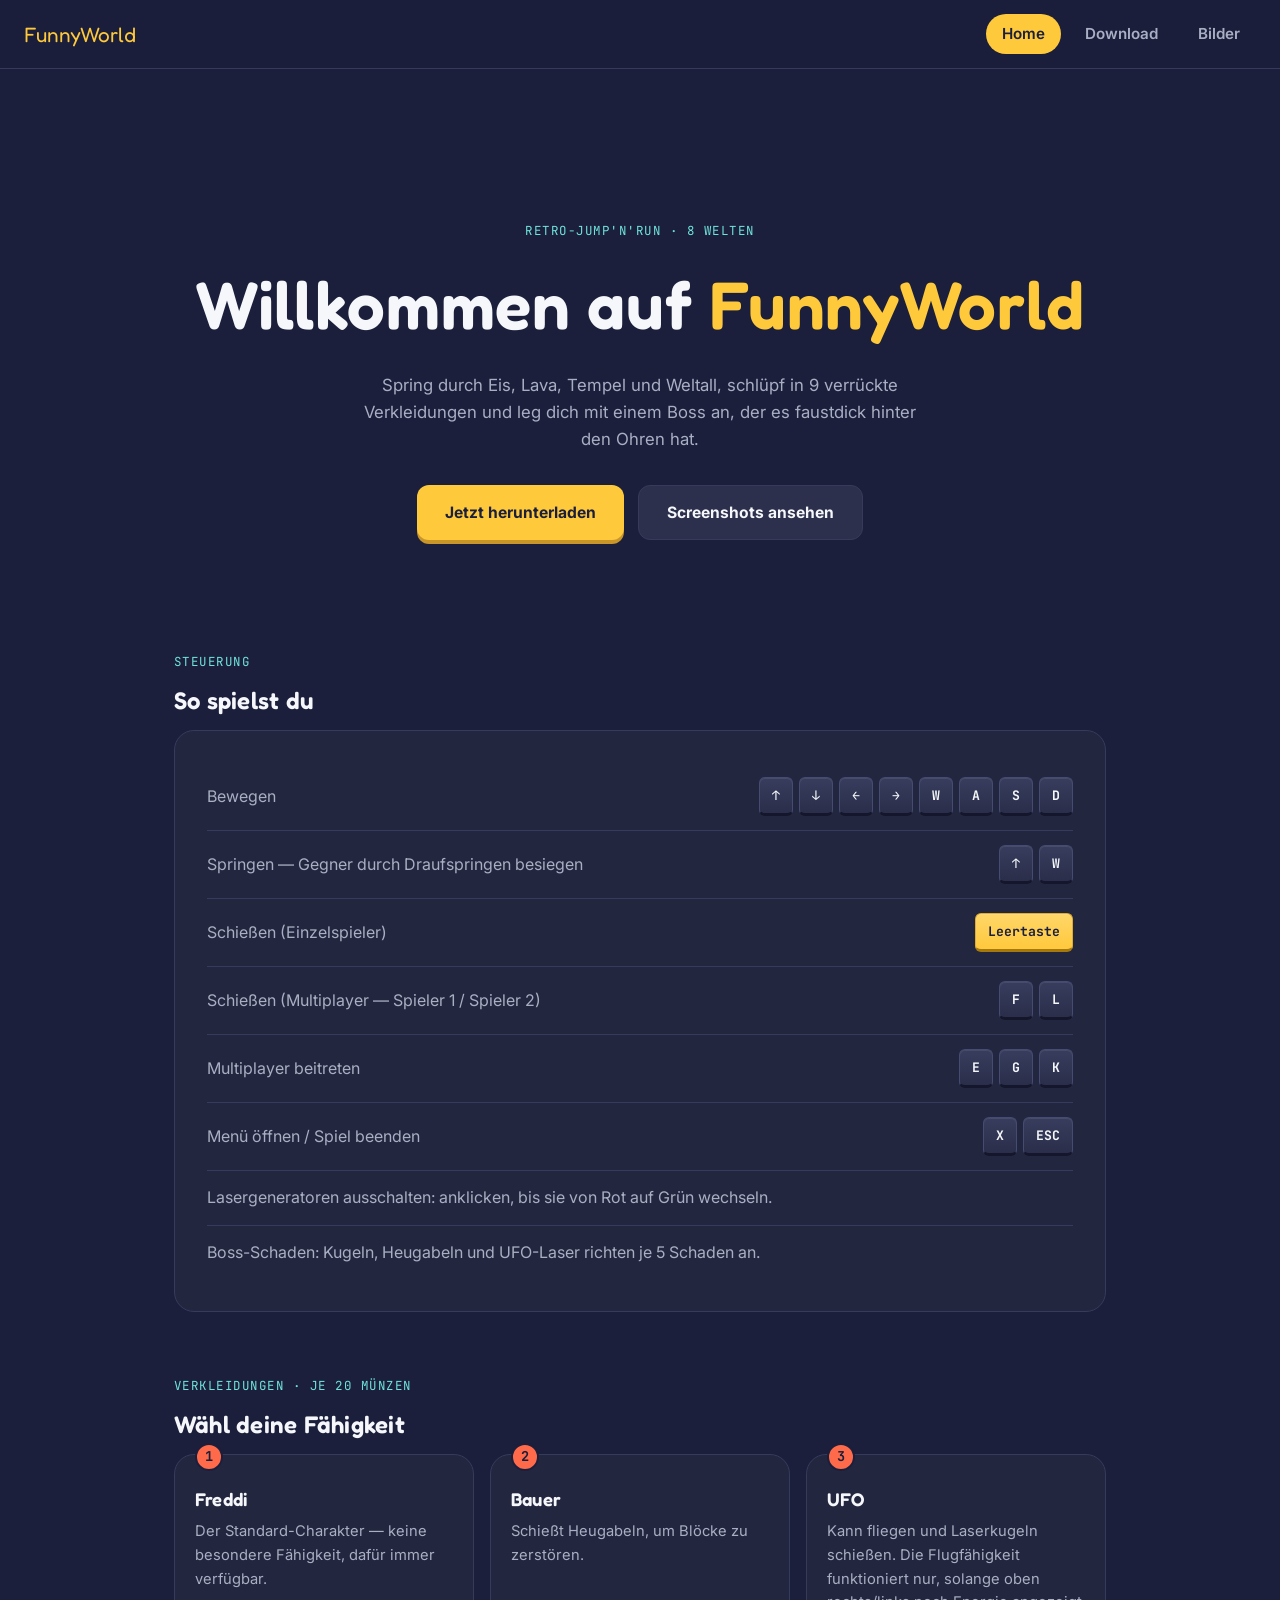
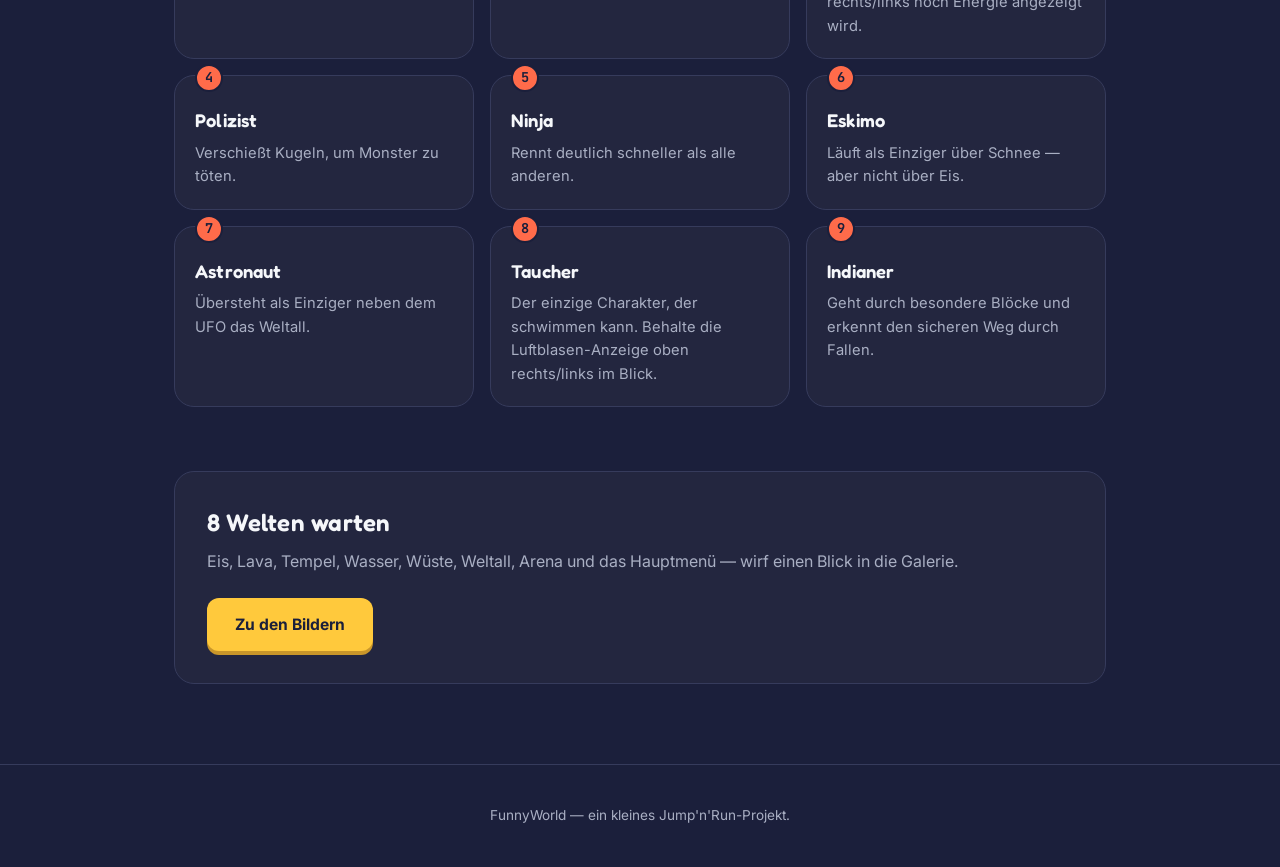
<file: index.html>
<!DOCTYPE html>
<html lang="de">
<head>
    <meta charset="UTF-8">
    <meta name="viewport" content="width=device-width, initial-scale=1.0">
    <title>FunnyWorld — Retro-Jump'n'Run</title>
    <meta name="description" content="FunnyWorld: ein Retro-Plattformer mit 9 Verkleidungen, 8 Welten und einem fiesen Boss. Kostenlos zum Download.">
    <link rel="preconnect" href="https://fonts.googleapis.com">
    <link rel="preconnect" href="https://fonts.gstatic.com" crossorigin>
    <link href="https://fonts.googleapis.com/css2?family=Fredoka:wght@500;600&family=Inter:wght@400;600;700&family=JetBrains+Mono:wght@700&display=swap" rel="stylesheet">
    <link rel="stylesheet" href="styles.css">
</head>
<body>

    <nav>
        <a class="nav-logo" href="index.html">FunnyWorld</a>
        <div class="nav-links">
            <a class="nav-link active" href="index.html">Home</a>
            <a class="nav-link" href="download.html">Download</a>
            <a class="nav-link" href="bilder.html">Bilder</a>
        </div>
    </nav>

    <div class="page">

        <section class="hero">
            <span class="eyebrow">Retro-Jump'n'Run · 8 Welten</span>
            <h1>Willkommen auf <span>FunnyWorld</span></h1>
            <p class="tagline">Spring durch Eis, Lava, Tempel und Weltall, schlüpf in 9 verrückte Verkleidungen und leg dich mit einem Boss an, der es faustdick hinter den Ohren hat.</p>
            <div class="hero-actions">
                <a class="btn btn-primary" href="download.html">Jetzt herunterladen</a>
                <a class="btn btn-secondary" href="bilder.html">Screenshots ansehen</a>
            </div>
        </section>

        <section>
            <span class="eyebrow">Steuerung</span>
            <h2>So spielst du</h2>
            <div class="keys-panel">
                <div class="key-row">
                    <p>Bewegen</p>
                    <div class="keycap-group">
                        <span class="keycap">↑</span><span class="keycap">↓</span><span class="keycap">←</span><span class="keycap">→</span>
                        <span class="keycap">W</span><span class="keycap">A</span><span class="keycap">S</span><span class="keycap">D</span>
                    </div>
                </div>
                <div class="key-row">
                    <p>Springen — Gegner durch Draufspringen besiegen</p>
                    <div class="keycap-group"><span class="keycap">↑</span><span class="keycap">W</span></div>
                </div>
                <div class="key-row">
                    <p>Schießen (Einzelspieler)</p>
                    <div class="keycap-group"><span class="keycap keycap-accent">Leertaste</span></div>
                </div>
                <div class="key-row">
                    <p>Schießen (Multiplayer — Spieler 1 / Spieler 2)</p>
                    <div class="keycap-group"><span class="keycap">F</span><span class="keycap">L</span></div>
                </div>
                <div class="key-row">
                    <p>Multiplayer beitreten</p>
                    <div class="keycap-group"><span class="keycap">E</span><span class="keycap">G</span><span class="keycap">K</span></div>
                </div>
                <div class="key-row">
                    <p>Menü öffnen / Spiel beenden</p>
                    <div class="keycap-group"><span class="keycap">X</span><span class="keycap">ESC</span></div>
                </div>
                <div class="key-row">
                    <p>Lasergeneratoren ausschalten: anklicken, bis sie von Rot auf Grün wechseln.</p>
                </div>
                <div class="key-row">
                    <p>Boss-Schaden: Kugeln, Heugabeln und UFO-Laser richten je 5 Schaden an.</p>
                </div>
            </div>
        </section>

        <section>
            <span class="eyebrow">Verkleidungen · je 20 Münzen</span>
            <h2>Wähl deine Fähigkeit</h2>
            <div class="char-grid">

                <div class="char-card">
                    <span class="char-number">1</span>
                    <h3>Freddi</h3>
                    <p>Der Standard-Charakter — keine besondere Fähigkeit, dafür immer verfügbar.</p>
                </div>

                <div class="char-card">
                    <span class="char-number">2</span>
                    <h3>Bauer</h3>
                    <p>Schießt Heugabeln, um Blöcke zu zerstören.</p>
                </div>

                <div class="char-card">
                    <span class="char-number">3</span>
                    <h3>UFO</h3>
                    <p>Kann fliegen und Laserkugeln schießen. Die Flugfähigkeit funktioniert nur, solange oben rechts/links noch Energie angezeigt wird.</p>
                </div>

                <div class="char-card">
                    <span class="char-number">4</span>
                    <h3>Polizist</h3>
                    <p>Verschießt Kugeln, um Monster zu töten.</p>
                </div>

                <div class="char-card">
                    <span class="char-number">5</span>
                    <h3>Ninja</h3>
                    <p>Rennt deutlich schneller als alle anderen.</p>
                </div>

                <div class="char-card">
                    <span class="char-number">6</span>
                    <h3>Eskimo</h3>
                    <p>Läuft als Einziger über Schnee — aber nicht über Eis.</p>
                </div>

                <div class="char-card">
                    <span class="char-number">7</span>
                    <h3>Astronaut</h3>
                    <p>Übersteht als Einziger neben dem UFO das Weltall.</p>
                </div>

                <div class="char-card">
                    <span class="char-number">8</span>
                    <h3>Taucher</h3>
                    <p>Der einzige Charakter, der schwimmen kann. Behalte die Luftblasen-Anzeige oben rechts/links im Blick.</p>
                </div>

                <div class="char-card">
                    <span class="char-number">9</span>
                    <h3>Indianer</h3>
                    <p>Geht durch besondere Blöcke und erkennt den sicheren Weg durch Fallen.</p>
                </div>

            </div>
        </section>

        <section>
            <div class="worlds-teaser">
                <div>
                    <h2>8 Welten warten</h2>
                    <p>Eis, Lava, Tempel, Wasser, Wüste, Weltall, Arena und das Hauptmenü — wirf einen Blick in die Galerie.</p>
                </div>
                <a class="btn btn-primary" href="bilder.html">Zu den Bildern</a>
            </div>
        </section>

    </div>

    <footer>
        FunnyWorld — ein kleines Jump'n'Run-Projekt.
    </footer>

</body>
</html>
</file>
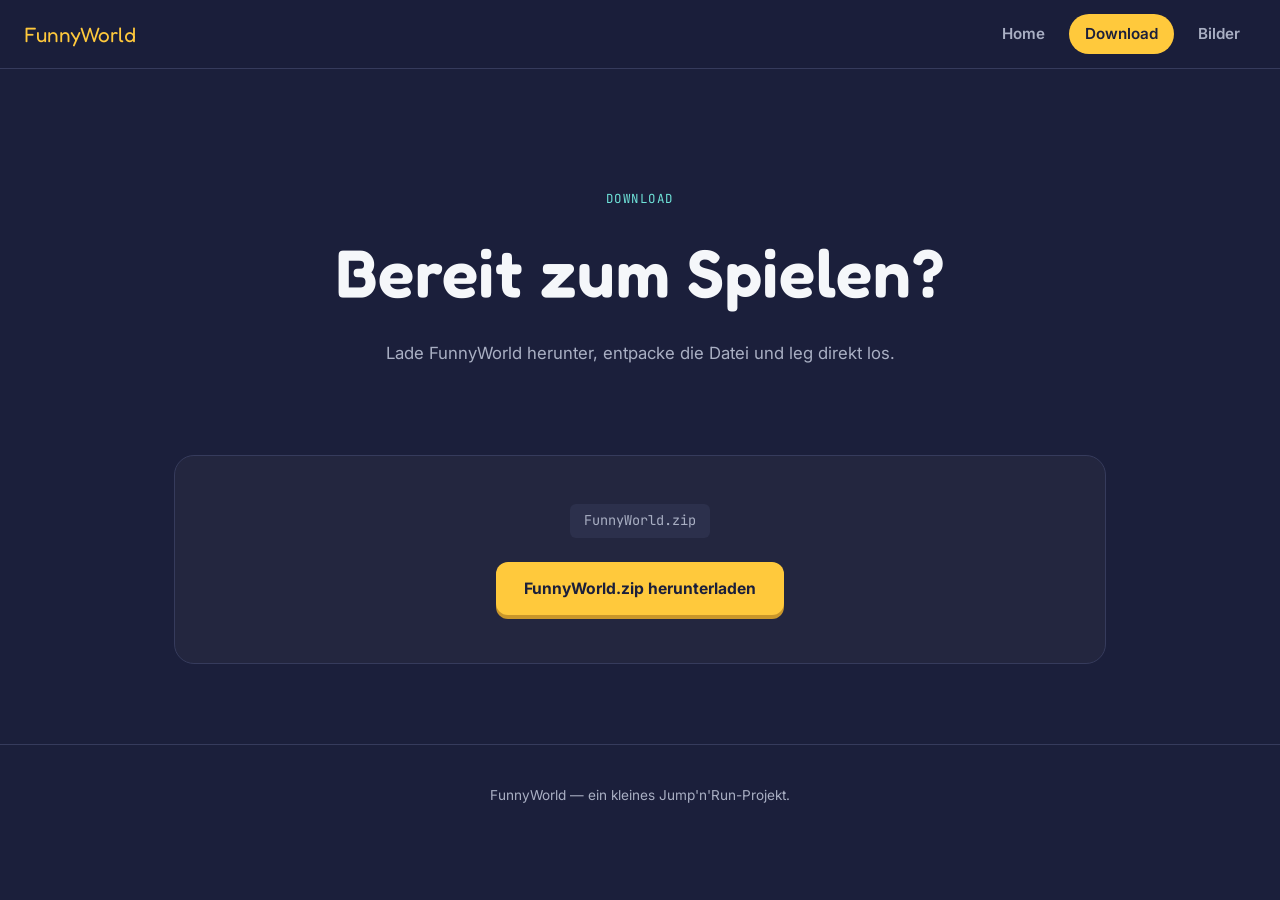
<file: download.html>
<!DOCTYPE html>
<html lang="de">
<head>
    <meta charset="UTF-8">
    <meta name="viewport" content="width=device-width, initial-scale=1.0">
    <title>FunnyWorld — Download</title>
    <link rel="preconnect" href="https://fonts.googleapis.com">
    <link rel="preconnect" href="https://fonts.gstatic.com" crossorigin>
    <link href="https://fonts.googleapis.com/css2?family=Fredoka:wght@500;600&family=Inter:wght@400;600;700&family=JetBrains+Mono:wght@700&display=swap" rel="stylesheet">
    <link rel="stylesheet" href="styles.css">
</head>
<body>

    <nav>
        <a class="nav-logo" href="index.html">FunnyWorld</a>
        <div class="nav-links">
            <a class="nav-link" href="index.html">Home</a>
            <a class="nav-link active" href="download.html">Download</a>
            <a class="nav-link" href="bilder.html">Bilder</a>
        </div>
    </nav>

    <div class="page">

        <section class="hero" style="padding-top: 56px;">
            <span class="eyebrow">Download</span>
            <h1>Bereit zum Spielen?</h1>
            <p class="tagline">Lade FunnyWorld herunter, entpacke die Datei und leg direkt los.</p>
        </section>

        <section style="margin-top: 8px;">
            <div class="download-card">
                <span class="file-chip">FunnyWorld.zip</span>
                <div>
                    <a class="btn btn-primary" href="Dateien/FunnyWorld.zip" download="FunnyWorld.zip">FunnyWorld.zip herunterladen</a>
                </div>
            </div>
        </section>

    </div>

    <footer>
        FunnyWorld — ein kleines Jump'n'Run-Projekt.
    </footer>

</body>
</html>
</file>
<file: styles.css>
/* =========================================================
   FunnyWorld — Design Tokens
   ========================================================= */
:root {
  --bg:          #1B1F3B; /* Deep Space Navy */
  --bg-alt:      #23263F; /* Charcoal panel */
  --bg-alt-2:    #2C304C; /* lighter panel / hover */
  --line:        #363B5C;

  --text:        #F5F7FA; /* Cloud White */
  --text-dim:    #A9AFC3;

  --yellow:      #FFC93C; /* Funny Yellow — primary accent */
  --coral:       #FF6B4A; /* Lava Coral — secondary accent */
  --cyan:        #6FE3D9; /* Ice Cyan — tertiary accent */

  --radius-lg:   20px;
  --radius-md:   12px;
  --radius-sm:   6px;

  --font-display: "Fredoka", sans-serif;
  --font-body:    "Inter", sans-serif;
  --font-mono:    "JetBrains Mono", monospace;
}

* { box-sizing: border-box; }

html { scroll-behavior: smooth; }

body {
  margin: 0;
  padding: 0;
  background: var(--bg);
  color: var(--text);
  font-family: var(--font-body);
  line-height: 1.6;
  overscroll-behavior: none;
}

img { max-width: 100%; display: block; }

a { color: inherit; }

h1, h2, h3 {
  font-family: var(--font-display);
  font-weight: 600;
  margin: 0 0 0.4em;
  letter-spacing: 0.01em;
}

/* Respect reduced motion preferences */
@media (prefers-reduced-motion: reduce) {
  html { scroll-behavior: auto; }
  * { animation-duration: 0.01ms !important; transition-duration: 0.01ms !important; }
}

/* =========================================================
   Navigation — "game menu bar"
   ========================================================= */
nav {
  position: sticky;
  top: 0;
  z-index: 500;
  display: flex;
  align-items: center;
  justify-content: space-between;
  gap: 16px;
  padding: 14px 24px;
  background: rgba(27, 31, 59, 0.9);
  backdrop-filter: blur(8px);
  border-bottom: 1px solid var(--line);
}

.nav-logo {
  font-family: var(--font-display);
  font-size: 1.3rem;
  color: var(--yellow);
  text-decoration: none;
  white-space: nowrap;
}

.nav-links {
  display: flex;
  gap: 8px;
  flex-wrap: wrap;
}

nav a.nav-link {
  text-decoration: none;
  color: var(--text-dim);
  font-weight: 600;
  font-size: 0.95rem;
  padding: 8px 16px;
  border-radius: 999px;
  transition: background 0.15s ease, color 0.15s ease;
}

nav a.nav-link:hover,
nav a.nav-link:focus-visible {
  background: var(--bg-alt-2);
  color: var(--text);
}

nav a.nav-link.active {
  background: var(--yellow);
  color: var(--bg);
}

a:focus-visible,
button:focus-visible {
  outline: 2px solid var(--cyan);
  outline-offset: 2px;
}

/* =========================================================
   Layout helpers
   ========================================================= */
.page {
  max-width: 980px;
  margin: 0 auto;
  padding: 0 24px 80px;
}

.eyebrow {
  font-family: var(--font-mono);
  font-size: 0.78rem;
  letter-spacing: 0.12em;
  text-transform: uppercase;
  color: var(--cyan);
  margin-bottom: 10px;
  display: block;
}

section { margin-top: 64px; }

/* =========================================================
   Hero
   ========================================================= */
.hero {
  padding: 88px 0 48px;
  text-align: center;
}

.hero h1 {
  font-size: clamp(2.6rem, 6vw, 4.2rem);
  color: var(--text);
  margin-bottom: 0.2em;
}

.hero h1 span {
  color: var(--yellow);
}

.hero p.tagline {
  max-width: 560px;
  margin: 0 auto 32px;
  color: var(--text-dim);
  font-size: 1.05rem;
}

.hero-actions {
  display: flex;
  gap: 14px;
  justify-content: center;
  flex-wrap: wrap;
}

.btn {
  display: inline-flex;
  align-items: center;
  gap: 8px;
  font-family: var(--font-body);
  font-weight: 700;
  font-size: 0.98rem;
  text-decoration: none;
  padding: 14px 28px;
  border-radius: var(--radius-md);
  border: none;
  cursor: pointer;
  transition: transform 0.12s ease, box-shadow 0.12s ease;
}

.btn:hover { transform: translateY(-2px); }

.btn-primary {
  background: var(--yellow);
  color: #1B1F3B;
  box-shadow: 0 4px 0 #C9962A;
}
.btn-primary:hover { box-shadow: 0 6px 0 #C9962A; }
.btn-primary:active { transform: translateY(1px); box-shadow: 0 2px 0 #C9962A; }

.btn-secondary {
  background: var(--bg-alt-2);
  color: var(--text);
  border: 1px solid var(--line);
}
.btn-secondary:hover { background: var(--bg-alt); }

/* =========================================================
   Keycaps — signature element for controls
   ========================================================= */
.keys-panel {
  background: var(--bg-alt);
  border: 1px solid var(--line);
  border-radius: var(--radius-lg);
  padding: 32px;
}

.key-row {
  display: flex;
  align-items: center;
  gap: 16px;
  flex-wrap: wrap;
  padding: 14px 0;
  border-bottom: 1px solid var(--line);
}
.key-row:last-child { border-bottom: none; }

.key-row p {
  margin: 0;
  color: var(--text-dim);
  flex: 1;
  min-width: 220px;
}

.keycap-group {
  display: flex;
  gap: 6px;
  flex-wrap: wrap;
}

.keycap {
  font-family: var(--font-mono);
  font-size: 0.82rem;
  font-weight: 700;
  color: var(--text);
  background: linear-gradient(180deg, #383D5E 0%, #2A2E4A 100%);
  border: 1px solid #454B72;
  border-bottom: 3px solid #14172B;
  border-radius: var(--radius-sm);
  padding: 7px 12px;
  min-width: 32px;
  text-align: center;
  box-shadow: inset 0 1px 0 rgba(255,255,255,0.08);
}

.keycap.keycap-accent {
  color: #1B1F3B;
  background: linear-gradient(180deg, #FFD668 0%, var(--yellow) 100%);
  border-color: #E0AC2E;
  border-bottom-color: #A6790F;
}

/* =========================================================
   Character cards
   ========================================================= */
.char-grid {
  display: grid;
  grid-template-columns: repeat(auto-fill, minmax(230px, 1fr));
  gap: 16px;
}

.char-card {
  background: var(--bg-alt);
  border: 1px solid var(--line);
  border-radius: var(--radius-lg);
  padding: 20px;
  position: relative;
  transition: border-color 0.15s ease, transform 0.15s ease;
}

.char-card:hover {
  border-color: var(--cyan);
  transform: translateY(-3px);
}

.char-number {
  position: absolute;
  top: -12px;
  left: 20px;
  font-family: var(--font-mono);
  font-weight: 700;
  font-size: 0.85rem;
  background: var(--coral);
  color: #1B1F3B;
  width: 28px;
  height: 28px;
  border-radius: 50%;
  display: flex;
  align-items: center;
  justify-content: center;
  border: 2px solid var(--bg);
}

.char-card h3 {
  font-size: 1.15rem;
  margin: 10px 0 6px;
  color: var(--text);
}

.char-card p {
  margin: 0;
  color: var(--text-dim);
  font-size: 0.92rem;
}

/* =========================================================
   Worlds teaser (index -> gallery link)
   ========================================================= */
.worlds-teaser {
  background: var(--bg-alt);
  border: 1px solid var(--line);
  border-radius: var(--radius-lg);
  padding: 32px;
  display: flex;
  align-items: center;
  justify-content: space-between;
  gap: 24px;
  flex-wrap: wrap;
}

.worlds-teaser h2 { margin-bottom: 6px; }
.worlds-teaser p { margin: 0; color: var(--text-dim); }

/* =========================================================
   Bilder / Gallery page
   ========================================================= */
.bilder-container {
  display: grid;
  grid-template-columns: repeat(auto-fill, minmax(240px, 1fr));
  gap: 18px;
}

.bild-card {
  background: var(--bg-alt);
  border: 1px solid var(--line);
  border-radius: var(--radius-md);
  overflow: hidden;
  cursor: pointer;
  transition: transform 0.15s ease, border-color 0.15s ease;
}

.bild-card:hover {
  transform: translateY(-4px);
  border-color: var(--cyan);
}

.bild-card img {
  width: 100%;
  height: 170px;
  object-fit: cover;
}

.bild-card .bild-label {
  padding: 10px 14px;
  font-size: 0.88rem;
  font-weight: 600;
  color: var(--text-dim);
}

#overlay {
  display: none;
  position: fixed;
  inset: 0;
  background: rgba(10, 12, 26, 0.88);
  z-index: 999;
}

#vergroessertesBild {
  display: none;
  position: fixed;
  top: 50%;
  left: 50%;
  transform: translate(-50%, -50%);
  max-width: 88%;
  max-height: 85%;
  z-index: 1000;
  border-radius: var(--radius-md);
  overflow: hidden;
  box-shadow: 0 20px 60px rgba(0,0,0,0.5);
}

#vergroessertesBild img {
  width: 100%;
  height: 100%;
  object-fit: contain;
  background: #000;
}

@media screen and (min-width: 768px) {
  #vergroessertesBild { width: 60%; }
}

/* =========================================================
   Download page
   ========================================================= */
.download-card {
  background: var(--bg-alt);
  border: 1px solid var(--line);
  border-radius: var(--radius-lg);
  padding: 48px;
  text-align: center;
}

.download-card .file-chip {
  display: inline-block;
  font-family: var(--font-mono);
  font-size: 0.85rem;
  color: var(--text-dim);
  background: var(--bg-alt-2);
  padding: 6px 14px;
  border-radius: var(--radius-sm);
  margin-bottom: 24px;
}

/* =========================================================
   Footer
   ========================================================= */
footer {
  text-align: center;
  padding: 40px 24px;
  color: var(--text-dim);
  font-size: 0.85rem;
  border-top: 1px solid var(--line);
}
</file>
